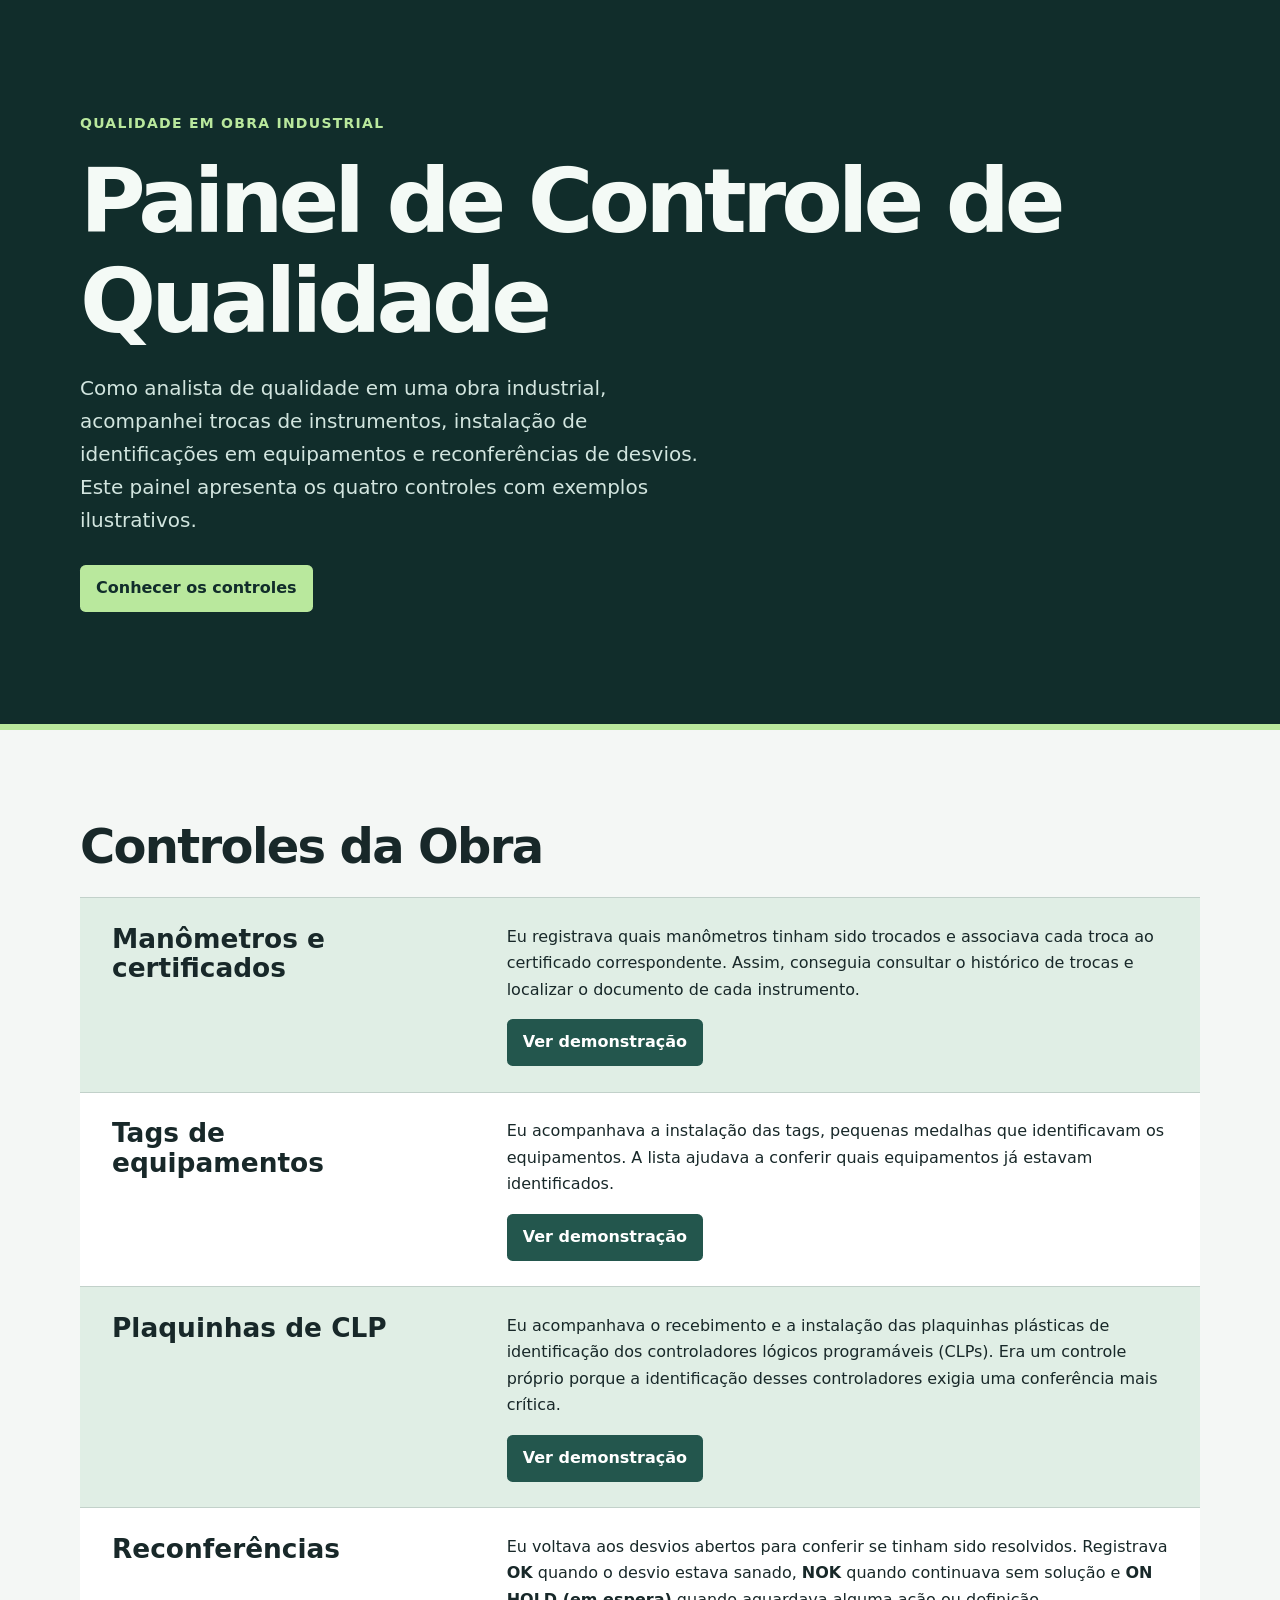
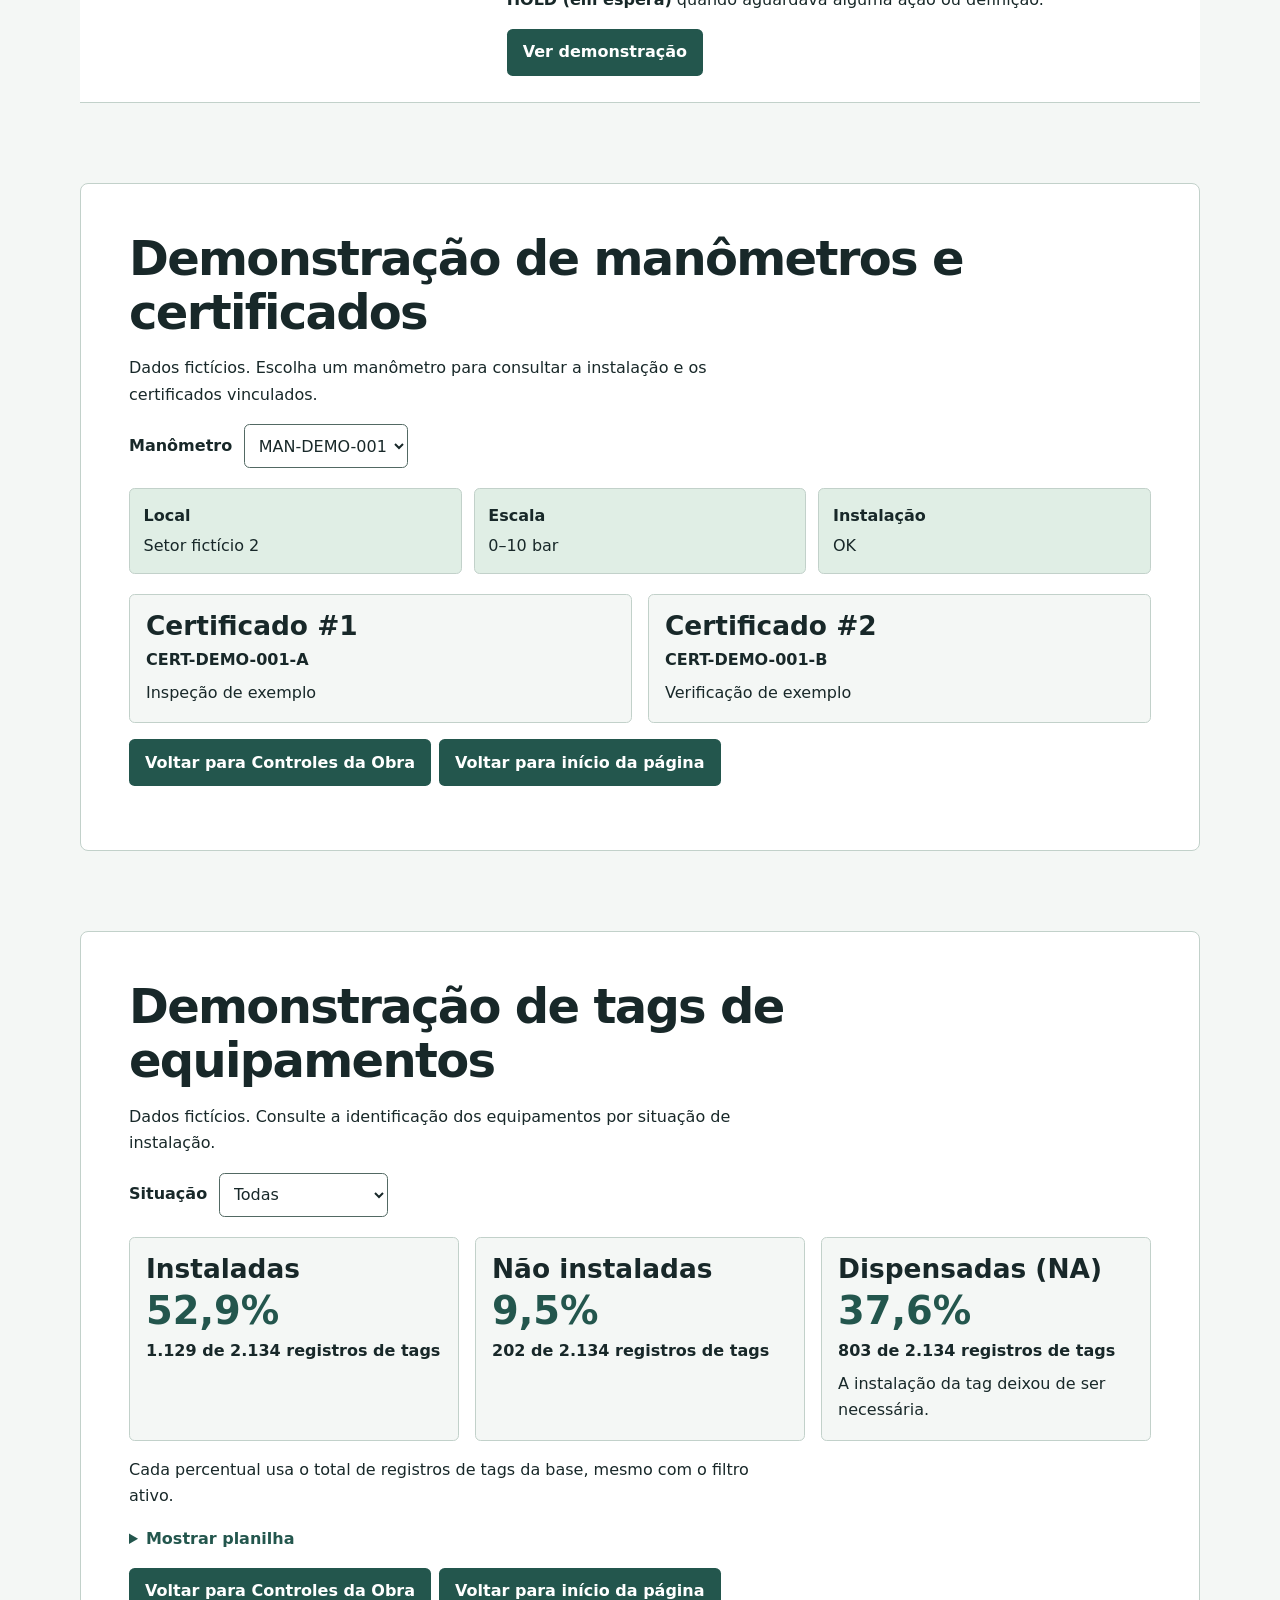
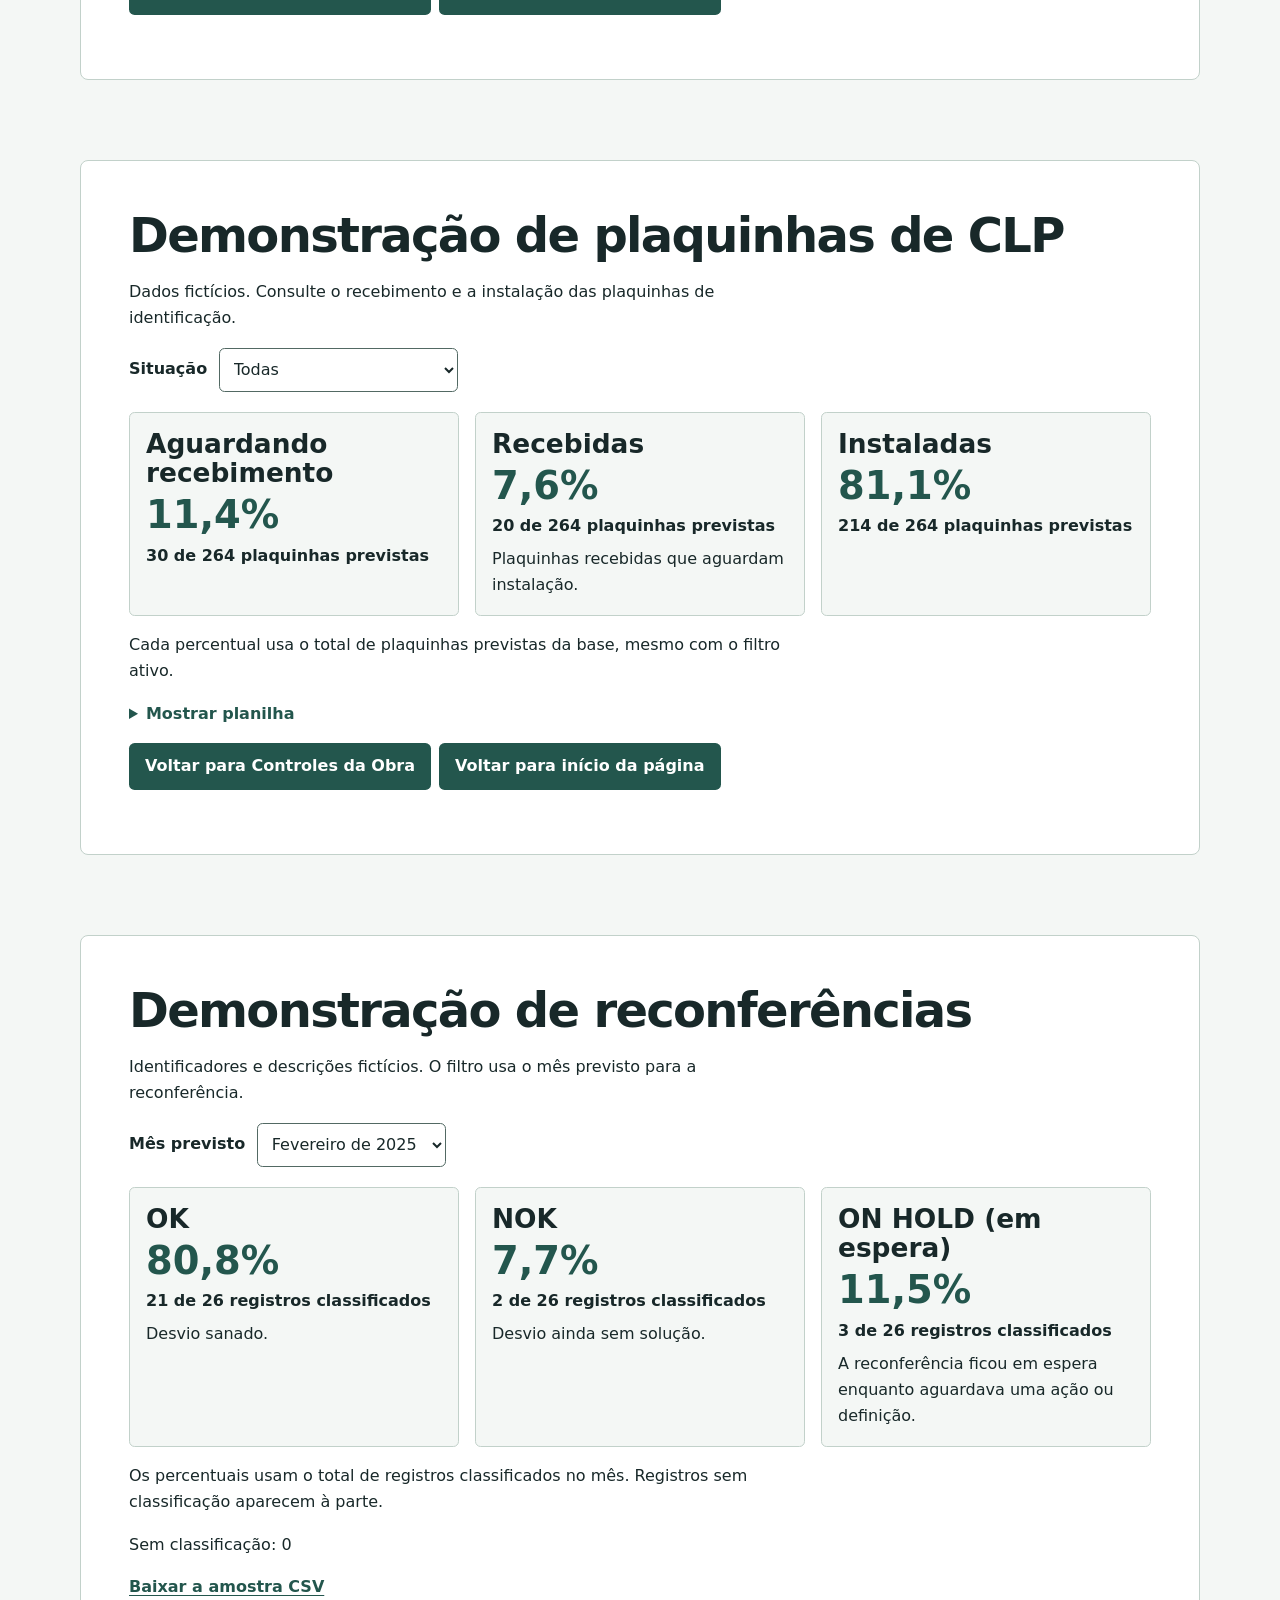
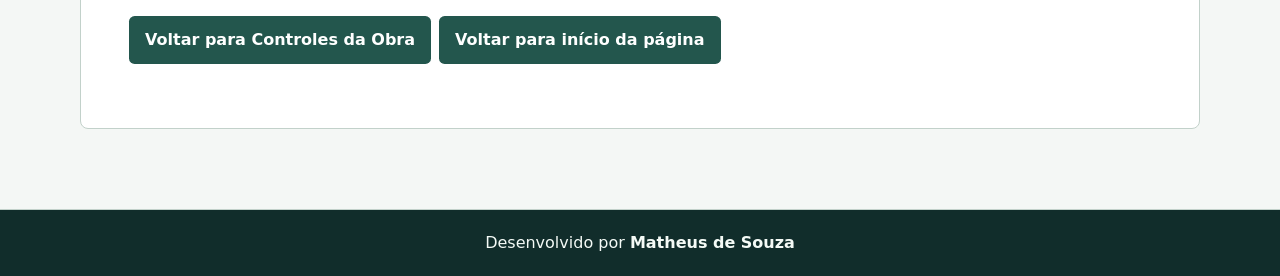
<file: painel-de-controle-de-qualidade/index.html>
<!doctype html>
<html lang="pt-BR">
<head>
  <meta charset="utf-8">
  <meta name="viewport" content="width=device-width, initial-scale=1">
  <meta name="description" content="Quatro controles de qualidade de uma obra industrial, da identificação de equipamentos à reconferência de desvios.">
  <title>Painel de Controle de Qualidade</title>
  <meta property="og:type" content="website">
  <meta property="og:title" content="Painel de Controle de Qualidade">
  <meta property="og:description" content="Quatro demonstrações interativas de controle de qualidade em uma obra industrial.">
  <meta property="og:url" content="https://painel-de-controle-de-qualidade.pages.dev/">
  <meta name="twitter:card" content="summary">
  <meta name="twitter:title" content="Painel de Controle de Qualidade">
  <link rel="stylesheet" href="estilos.css">
  <script src="navegacao.js"></script>
  <script src="indicadores.js" defer></script>
  <script src="manometros.js" defer></script>
  <script src="paginacao.js" defer></script>
  <script src="tags.js" defer></script>
  <script src="plaquinhas-clp.js" defer></script>
</head>
<body>
  <header class="hero" id="inicio" tabindex="-1">
    <div class="container">
      <p class="eyebrow">Qualidade em obra industrial</p>
      <h1>Painel de Controle de Qualidade</h1>
      <p class="intro">Como analista de qualidade em uma obra industrial, acompanhei trocas de instrumentos, instalação de identificações em equipamentos e reconferências de desvios. Este painel apresenta os quatro controles com exemplos ilustrativos.</p>
      <a class="button button-light" href="#controles">Conhecer os controles</a>
    </div>
  </header>

  <main class="container">
    <section class="controls" id="controles" aria-labelledby="controles-titulo" tabindex="-1">
      <h2 id="controles-titulo">Controles da Obra</h2>

      <div class="control-list">
        <article class="control">
          <h3>Manômetros e certificados</h3>
          <div>
            <p>Eu registrava quais manômetros tinham sido trocados e associava cada troca ao certificado correspondente. Assim, conseguia consultar o histórico de trocas e localizar o documento de cada instrumento.</p>
            <a class="button" href="#demonstracao-manometros" aria-label="Ver demonstração de manômetros e certificados">Ver demonstração</a>
          </div>
        </article>

        <article class="control">
          <h3>Tags de equipamentos</h3>
          <div>
            <p>Eu acompanhava a instalação das tags, pequenas medalhas que identificavam os equipamentos. A lista ajudava a conferir quais equipamentos já estavam identificados.</p>
            <a class="button" href="#demonstracao-tags" aria-label="Ver demonstração de tags de equipamentos">Ver demonstração</a>
          </div>
        </article>

        <article class="control">
          <h3>Plaquinhas de CLP</h3>
          <div>
            <p>Eu acompanhava o recebimento e a instalação das plaquinhas plásticas de identificação dos controladores lógicos programáveis (CLPs). Era um controle próprio porque a identificação desses controladores exigia uma conferência mais crítica.</p>
            <a class="button" href="#demonstracao-clp" aria-label="Ver demonstração de plaquinhas de CLP">Ver demonstração</a>
          </div>
        </article>

        <article class="control">
          <h3>Reconferências</h3>
          <div>
            <p>Eu voltava aos desvios abertos para conferir se tinham sido resolvidos. Registrava <strong>OK</strong> quando o desvio estava sanado, <strong>NOK</strong> quando continuava sem solução e <strong>ON HOLD (em espera)</strong> quando aguardava alguma ação ou definição.</p>
            <a class="button" href="#demonstracao">Ver demonstração</a>
          </div>
        </article>
      </div>
    </section>

    <section class="demo" id="demonstracao-manometros" aria-labelledby="manometros-titulo" tabindex="-1">
      <h2 id="manometros-titulo">Demonstração de manômetros e certificados</h2>
      <p>Dados fictícios. Escolha um manômetro para consultar a instalação e os certificados vinculados.</p>
      <div class="filtro-mensal">
        <label for="manometro">Manômetro</label>
        <select id="manometro"></select>
      </div>
      <div aria-live="polite">
        <dl class="resumo-manometro">
          <div><dt>Local</dt><dd id="local-manometro"></dd></div>
          <div><dt>Escala</dt><dd id="escala-manometro"></dd></div>
          <div><dt>Instalação</dt><dd id="instalacao-manometro"></dd></div>
        </dl>
        <div class="indicadores">
          <article class="indicador">
            <h3>Certificado #1</h3>
            <p class="contagem" id="certificado-1"></p>
            <p id="observacao-1"></p>
          </article>
          <article class="indicador">
            <h3>Certificado #2</h3>
            <p class="contagem" id="certificado-2"></p>
            <p id="observacao-2"></p>
          </article>
        </div>
      </div>
      <p class="demo-navigation">
        <a class="button" href="#controles">Voltar para Controles da Obra</a>
        <a class="button" href="#inicio">Voltar para início da página</a>
      </p>
    </section>

    <section class="demo" id="demonstracao-tags" aria-labelledby="tags-titulo" tabindex="-1">
      <h2 id="tags-titulo">Demonstração de tags de equipamentos</h2>
      <p>Dados fictícios. Consulte a identificação dos equipamentos por situação de instalação.</p>
      <div class="filtro-mensal filtro-tags">
        <label for="situacao-tag">Situação</label>
        <select id="situacao-tag">
          <option value="">Todas</option>
          <option>Instalada</option>
          <option>Não instalada</option>
          <option value="NA">Dispensada (NA)</option>
        </select>
      </div>
      <div class="indicadores" id="indicadores-tags" aria-live="polite">
        <article class="indicador" data-status-lista="Instalada">
          <h3>Instaladas</h3>
          <p class="percentual"></p>
          <p class="contagem"></p>
        </article>
        <article class="indicador" data-status-lista="Não instalada">
          <h3>Não instaladas</h3>
          <p class="percentual"></p>
          <p class="contagem"></p>
        </article>
        <article class="indicador" data-status-lista="NA">
          <h3>Dispensadas (NA)</h3>
          <p class="percentual"></p>
          <p class="contagem"></p>
          <p>A instalação da tag deixou de ser necessária.</p>
        </article>
      </div>
      <p>Cada percentual usa o total de registros de tags da base, mesmo com o filtro ativo.</p>
      <details class="planilha-demo">
        <summary><span class="planilha-mostrar">Mostrar planilha</span><span class="planilha-ocultar">Ocultar planilha</span></summary>
        <p id="resumo-tags" role="status"></p>
        <table class="tabela-tags" aria-label="Tags por situação">
          <thead><tr><th scope="col">Tag</th><th scope="col">PID</th><th scope="col">Pacote</th><th scope="col">Situação</th></tr></thead>
          <tbody id="lista-tags"></tbody>
        </table>
        <nav class="demo-navigation paginacao-tags" id="paginacao-tags" aria-label="Páginas de tags"></nav>
      </details>
      <p class="demo-navigation">
        <a class="button" href="#controles">Voltar para Controles da Obra</a>
        <a class="button" href="#inicio">Voltar para início da página</a>
      </p>
    </section>

    <section class="demo" id="demonstracao-clp" aria-labelledby="clp-titulo" tabindex="-1">
      <h2 id="clp-titulo">Demonstração de plaquinhas de CLP</h2>
      <p>Dados fictícios. Consulte o recebimento e a instalação das plaquinhas de identificação.</p>
      <div class="filtro-mensal filtro-tags">
        <label for="situacao-clp">Situação</label>
        <select id="situacao-clp">
          <option value="">Todas</option>
          <option>Aguardando recebimento</option>
          <option>Recebida</option>
          <option>Instalada</option>
        </select>
      </div>
      <div class="indicadores" id="indicadores-clp" aria-live="polite">
        <article class="indicador" data-status-lista="Aguardando recebimento">
          <h3>Aguardando recebimento</h3>
          <p class="percentual"></p>
          <p class="contagem"></p>
        </article>
        <article class="indicador" data-status-lista="Recebida">
          <h3>Recebidas</h3>
          <p class="percentual"></p>
          <p class="contagem"></p>
          <p>Plaquinhas recebidas que aguardam instalação.</p>
        </article>
        <article class="indicador" data-status-lista="Instalada">
          <h3>Instaladas</h3>
          <p class="percentual"></p>
          <p class="contagem"></p>
        </article>
      </div>
      <p>Cada percentual usa o total de plaquinhas previstas da base, mesmo com o filtro ativo.</p>
      <details class="planilha-demo">
        <summary><span class="planilha-mostrar">Mostrar planilha</span><span class="planilha-ocultar">Ocultar planilha</span></summary>
        <p id="resumo-clp" role="status"></p>
        <table class="tabela-tags" aria-label="Plaquinhas de CLP por situação">
          <thead><tr><th scope="col">Tag da plaquinha</th><th scope="col">Situação</th><th scope="col">Instalação</th></tr></thead>
          <tbody id="lista-clp"></tbody>
        </table>
        <nav class="demo-navigation paginacao-tags" id="paginacao-clp" aria-label="Páginas de plaquinhas de CLP"></nav>
      </details>
      <p class="demo-navigation">
        <a class="button" href="#controles">Voltar para Controles da Obra</a>
        <a class="button" href="#inicio">Voltar para início da página</a>
      </p>
    </section>

    <section class="demo" id="demonstracao" aria-labelledby="demonstracao-titulo" tabindex="-1">
      <h2 id="demonstracao-titulo">Demonstração de reconferências</h2>
      <p>Identificadores e descrições fictícios. O filtro usa o mês previsto para a reconferência.</p>
      <div class="filtro-mensal">
        <label for="mes-reconferencia">Mês previsto</label>
        <select id="mes-reconferencia"></select>
      </div>
      <div class="indicadores">
        <article class="indicador" data-situacao="OK">
          <h3>OK</h3>
          <p class="percentual"></p>
          <p class="contagem"></p>
          <p>Desvio sanado.</p>
        </article>
        <article class="indicador" data-situacao="NOK">
          <h3>NOK</h3>
          <p class="percentual"></p>
          <p class="contagem"></p>
          <p>Desvio ainda sem solução.</p>
        </article>
        <article class="indicador" data-situacao="ON HOLD">
          <h3>ON HOLD (em espera)</h3>
          <p class="percentual"></p>
          <p class="contagem"></p>
          <p>A reconferência ficou em espera enquanto aguardava uma ação ou definição.</p>
        </article>
      </div>
      <p>Os percentuais usam o total de registros classificados no mês. Registros sem classificação aparecem à parte.</p>
      <p id="resumo-indicadores"></p>
      <div id="anuncio-indicadores" class="somente-leitor" role="status"></div>
      <a class="sample-link" href="amostra-reconferencias.csv" download>Baixar a amostra CSV</a>
      <p class="demo-navigation">
        <a class="button" href="#controles">Voltar para Controles da Obra</a>
        <a class="button" href="#inicio">Voltar para início da página</a>
      </p>
    </section>
  </main>
  <footer class="rodape">
    <div class="container">Desenvolvido por <strong>Matheus de Souza</strong></div>
  </footer>
</body>
</html>
</file>
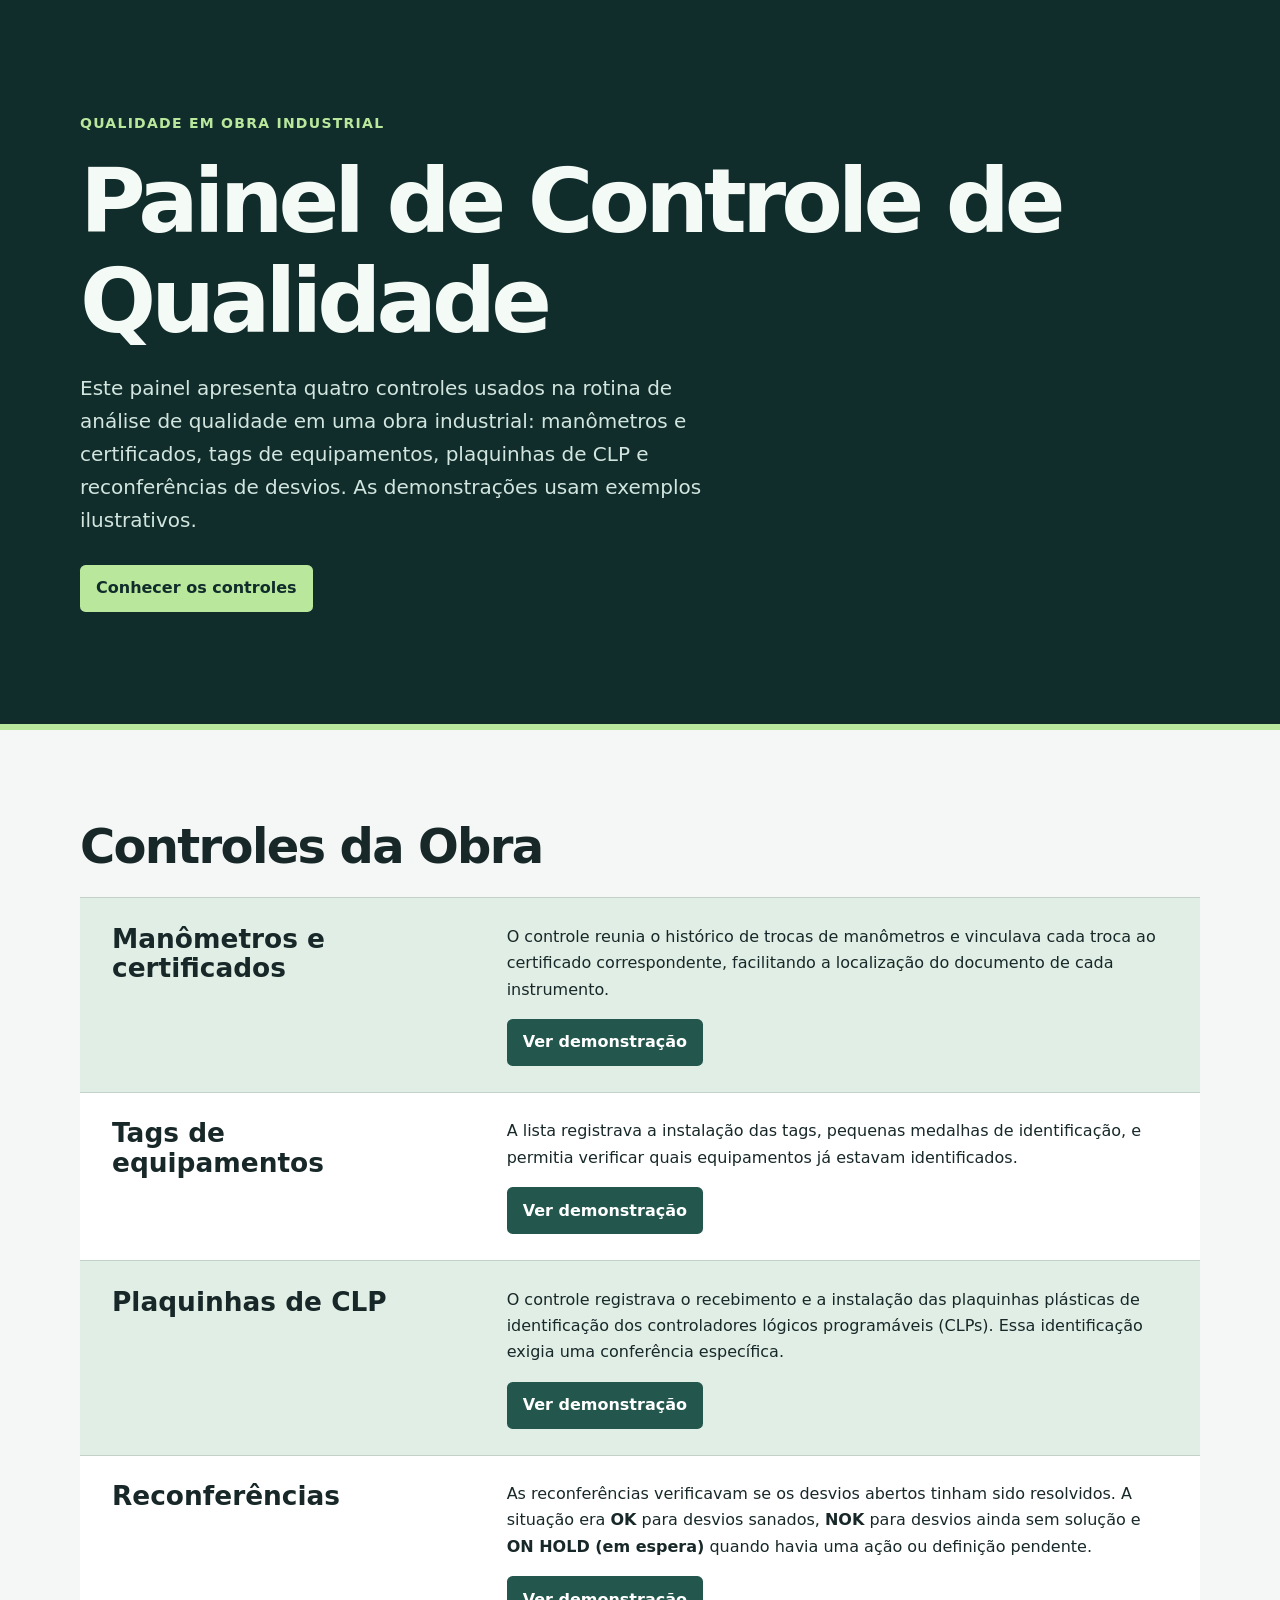
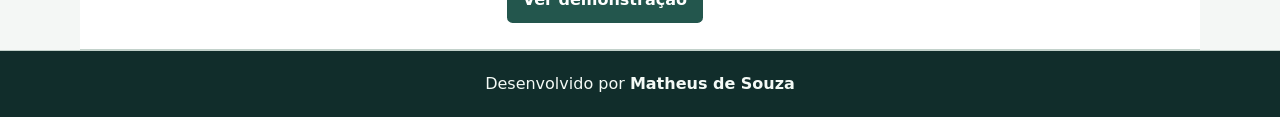
<file: painel-de-controle-de-qualidade/arquivos/index.html>
<!doctype html>
<html lang="pt-BR">
<head>
  <meta charset="utf-8">
  <meta name="viewport" content="width=device-width, initial-scale=1">
  <meta name="description" content="Quatro controles de qualidade de uma obra industrial, da identificação de equipamentos à reconferência de desvios.">
  <title>Painel de Controle de Qualidade</title>
  <meta property="og:type" content="website">
  <meta property="og:title" content="Painel de Controle de Qualidade">
  <meta property="og:description" content="Quatro demonstrações interativas de controle de qualidade em uma obra industrial.">
  <meta property="og:url" content="https://painel-de-controle-de-qualidade.pages.dev/">
  <meta name="twitter:card" content="summary">
  <meta name="twitter:title" content="Painel de Controle de Qualidade">
  <link rel="stylesheet" href="estilos.css">
  <script src="navegacao.js"></script>
  <script src="indicadores.js" defer></script>
  <script src="manometros.js" defer></script>
  <script src="paginacao.js" defer></script>
  <script src="tags.js" defer></script>
  <script src="plaquinhas-clp.js" defer></script>
</head>
<body>
  <header class="hero" id="inicio" tabindex="-1">
    <div class="container">
      <p class="eyebrow">Qualidade em obra industrial</p>
      <h1>Painel de Controle de Qualidade</h1>
      <p class="intro">Este painel apresenta quatro controles usados na rotina de análise de qualidade em uma obra industrial: manômetros e certificados, tags de equipamentos, plaquinhas de CLP e reconferências de desvios. As demonstrações usam exemplos ilustrativos.</p>
      <a class="button button-light" href="#controles">Conhecer os controles</a>
    </div>
  </header>

  <main class="container">
    <section class="controls" id="controles" aria-labelledby="controles-titulo" tabindex="-1">
      <h2 id="controles-titulo">Controles da Obra</h2>

      <div class="control-list">
        <article class="control">
          <h3>Manômetros e certificados</h3>
          <div>
            <p>O controle reunia o histórico de trocas de manômetros e vinculava cada troca ao certificado correspondente, facilitando a localização do documento de cada instrumento.</p>
            <a class="button" href="#demonstracao-manometros" aria-label="Ver demonstração de manômetros e certificados">Ver demonstração</a>
          </div>
        </article>

        <article class="control">
          <h3>Tags de equipamentos</h3>
          <div>
            <p>A lista registrava a instalação das tags, pequenas medalhas de identificação, e permitia verificar quais equipamentos já estavam identificados.</p>
            <a class="button" href="#demonstracao-tags" aria-label="Ver demonstração de tags de equipamentos">Ver demonstração</a>
          </div>
        </article>

        <article class="control">
          <h3>Plaquinhas de CLP</h3>
          <div>
            <p>O controle registrava o recebimento e a instalação das plaquinhas plásticas de identificação dos controladores lógicos programáveis (CLPs). Essa identificação exigia uma conferência específica.</p>
            <a class="button" href="#demonstracao-clp" aria-label="Ver demonstração de plaquinhas de CLP">Ver demonstração</a>
          </div>
        </article>

        <article class="control">
          <h3>Reconferências</h3>
          <div>
            <p>As reconferências verificavam se os desvios abertos tinham sido resolvidos. A situação era <strong>OK</strong> para desvios sanados, <strong>NOK</strong> para desvios ainda sem solução e <strong>ON HOLD (em espera)</strong> quando havia uma ação ou definição pendente.</p>
            <a class="button" href="#demonstracao">Ver demonstração</a>
          </div>
        </article>
      </div>
    </section>

    <dialog class="demo demo-janela" id="demonstracao-manometros" aria-labelledby="manometros-titulo" >
      <form method="dialog" class="fechar-demo"><button class="button" autofocus>Fechar demonstração</button></form>
      <h2 id="manometros-titulo">Demonstração de manômetros e certificados</h2>
      <p>Dados fictícios. Escolha um manômetro para consultar a instalação e os certificados vinculados.</p>
      <div class="filtro-mensal">
        <label for="manometro">Manômetro</label>
        <select id="manometro"></select>
      </div>
      <div aria-live="polite">
        <dl class="resumo-manometro">
          <div><dt>Local</dt><dd id="local-manometro"></dd></div>
          <div><dt>Escala</dt><dd id="escala-manometro"></dd></div>
          <div><dt>Instalação</dt><dd id="instalacao-manometro"></dd></div>
        </dl>
        <div class="indicadores">
          <article class="indicador">
            <h3>Certificado #1</h3>
            <p class="contagem" id="certificado-1"></p>
            <p id="observacao-1"></p>
          </article>
          <article class="indicador">
            <h3>Certificado #2</h3>
            <p class="contagem" id="certificado-2"></p>
            <p id="observacao-2"></p>
          </article>
        </div>
      </div>
      <p class="demo-navigation">
        <a class="button" href="#controles">Voltar para Controles da Obra</a>
        <a class="button" href="#inicio">Voltar para início da página</a>
      </p>
    </dialog>

    <dialog class="demo demo-janela" id="demonstracao-tags" aria-labelledby="tags-titulo" >
      <form method="dialog" class="fechar-demo"><button class="button" autofocus>Fechar demonstração</button></form>
      <h2 id="tags-titulo">Demonstração de tags de equipamentos</h2>
      <p>Dados fictícios. Consulte a identificação dos equipamentos por situação de instalação.</p>
      <div class="indicadores" id="indicadores-tags" aria-live="polite">
        <article class="indicador" data-status-lista="Instalada">
          <h3>Instaladas</h3>
          <p class="percentual"></p>
          <p class="contagem"></p>
        </article>
        <article class="indicador" data-status-lista="Não instalada">
          <h3>Não instaladas</h3>
          <p class="percentual"></p>
          <p class="contagem"></p>
        </article>
        <article class="indicador" data-status-lista="NA">
          <h3>Dispensadas (NA)</h3>
          <p class="percentual"></p>
          <p class="contagem"></p>
          <p>A instalação da tag deixou de ser necessária.</p>
        </article>
      </div>
      <p>Cada percentual usa o total de registros de tags da base.</p>
      <details class="planilha-demo">
        <summary><span class="planilha-mostrar">Mostrar planilha</span><span class="planilha-ocultar">Ocultar planilha</span></summary>
        <p id="resumo-tags" role="status"></p>
        <table class="tabela-tags" aria-label="Tags por situação">
          <thead><tr><th scope="col">Tag</th><th scope="col">PID</th><th scope="col">Pacote</th><th scope="col">Situação</th></tr></thead>
          <tbody id="lista-tags"></tbody>
        </table>
        <nav class="demo-navigation paginacao-tags" id="paginacao-tags" aria-label="Páginas de tags"></nav>
      </details>
      <p class="demo-navigation">
        <a class="button" href="#controles">Voltar para Controles da Obra</a>
        <a class="button" href="#inicio">Voltar para início da página</a>
      </p>
    </dialog>

    <dialog class="demo demo-janela" id="demonstracao-clp" aria-labelledby="clp-titulo" >
      <form method="dialog" class="fechar-demo"><button class="button" autofocus>Fechar demonstração</button></form>
      <h2 id="clp-titulo">Demonstração de plaquinhas de CLP</h2>
      <p>Dados fictícios. Consulte o recebimento e a instalação das plaquinhas de identificação.</p>
      <div class="indicadores" id="indicadores-clp" aria-live="polite">
        <article class="indicador" data-status-lista="Aguardando recebimento">
          <h3>Aguardando recebimento</h3>
          <p class="percentual"></p>
          <p class="contagem"></p>
        </article>
        <article class="indicador" data-status-lista="Recebida">
          <h3>Recebidas</h3>
          <p class="percentual"></p>
          <p class="contagem"></p>
          <p>Plaquinhas recebidas que aguardam instalação.</p>
        </article>
        <article class="indicador" data-status-lista="Instalada">
          <h3>Instaladas</h3>
          <p class="percentual"></p>
          <p class="contagem"></p>
        </article>
      </div>
      <p>Cada percentual usa o total de plaquinhas previstas da base.</p>
      <details class="planilha-demo">
        <summary><span class="planilha-mostrar">Mostrar planilha</span><span class="planilha-ocultar">Ocultar planilha</span></summary>
        <p id="resumo-clp" role="status"></p>
        <table class="tabela-tags" aria-label="Plaquinhas de CLP por situação">
          <thead><tr><th scope="col">Tag da plaquinha</th><th scope="col">Situação</th><th scope="col">Instalação</th></tr></thead>
          <tbody id="lista-clp"></tbody>
        </table>
        <nav class="demo-navigation paginacao-tags" id="paginacao-clp" aria-label="Páginas de plaquinhas de CLP"></nav>
      </details>
      <p class="demo-navigation">
        <a class="button" href="#controles">Voltar para Controles da Obra</a>
        <a class="button" href="#inicio">Voltar para início da página</a>
      </p>
    </dialog>

    <dialog class="demo demo-janela" id="demonstracao" aria-labelledby="demonstracao-titulo" >
      <form method="dialog" class="fechar-demo"><button class="button" autofocus>Fechar demonstração</button></form>
      <h2 id="demonstracao-titulo">Demonstração de reconferências</h2>
      <p>Identificadores e descrições fictícios. O filtro usa o mês previsto para a reconferência.</p>
      <div class="filtro-mensal">
        <label for="mes-reconferencia">Mês previsto</label>
        <select id="mes-reconferencia"></select>
      </div>
      <div class="indicadores">
        <article class="indicador" data-situacao="OK">
          <h3>OK</h3>
          <p class="percentual"></p>
          <p class="contagem"></p>
          <p>Desvio sanado.</p>
        </article>
        <article class="indicador" data-situacao="NOK">
          <h3>NOK</h3>
          <p class="percentual"></p>
          <p class="contagem"></p>
          <p>Desvio ainda sem solução.</p>
        </article>
        <article class="indicador" data-situacao="ON HOLD">
          <h3>ON HOLD (em espera)</h3>
          <p class="percentual"></p>
          <p class="contagem"></p>
          <p>A reconferência ficou em espera enquanto aguardava uma ação ou definição.</p>
        </article>
      </div>
      <p>Os percentuais usam o total de registros classificados no mês. Registros sem classificação aparecem à parte.</p>
      <p id="resumo-indicadores"></p>
      <div id="anuncio-indicadores" class="somente-leitor" role="status"></div>
      <a class="sample-link" href="amostra-reconferencias.csv" download>Baixar a amostra CSV</a>
      <p class="demo-navigation">
        <a class="button" href="#controles">Voltar para Controles da Obra</a>
        <a class="button" href="#inicio">Voltar para início da página</a>
      </p>
    </dialog>
  </main>
  <footer class="rodape">
    <div class="container">Desenvolvido por <strong>Matheus de Souza</strong></div>
  </footer>
</body>
</html>
</file>
<file: painel-de-controle-de-qualidade/estilos.css>
:root {
  color-scheme: light;
  font-family: system-ui, sans-serif;
  color: #182829;
  background: #f4f7f5;
  font-size: 100%;
  line-height: 1.65;
}

* {
  box-sizing: border-box;
}

body {
  margin: 0;
}

.container {
  width: min(70rem, calc(100% - 3rem));
  margin-inline: auto;
}

.hero {
  padding-block: clamp(3.5rem, 9vw, 7rem);
  border-bottom: 0.375rem solid #b9e89d;
  background: #112d2b;
  color: #f4faf6;
}

.eyebrow {
  margin: 0 0 1rem;
  color: #b9e89d;
  font-size: 0.875rem;
  font-weight: 700;
  letter-spacing: 0.09em;
  text-transform: uppercase;
}

h1,
h2,
h3 {
  margin: 0;
  line-height: 1.12;
}

h1 {
  max-width: 16ch;
  font-size: clamp(2.6rem, 7vw, 5.6rem);
  letter-spacing: -0.055em;
}

h2 {
  font-size: clamp(1.8rem, 4vw, 3rem);
  letter-spacing: -0.035em;
}

h3 {
  font-size: clamp(1.25rem, 2.5vw, 1.65rem);
}

.intro {
  max-width: 49ch;
  margin-block: 1.25rem 1.75rem;
  color: #d2e5df;
  font-size: clamp(1.05rem, 2vw, 1.25rem);
}

.button {
  display: inline-block;
  padding: 0.65rem 1rem;
  border-radius: 0.35rem;
  color: #fff;
  background: #23564d;
  font-weight: 700;
  text-decoration: none;
}

.button:hover {
  background: #163d36;
}

.button-light {
  color: #112d2b;
  background: #b9e89d;
}

.button-light:hover {
  background: #d3f3bf;
}

a:focus-visible,
section:focus-visible {
  outline: 0.18rem solid #94702d;
  outline-offset: 0.3rem;
}

.controls {
  padding-top: clamp(2.75rem, 7vw, 5.75rem);
}

.control-list {
  margin-top: 1.5rem;
}

.control {
  display: grid;
  grid-template-columns: minmax(0, 1fr) minmax(0, 2fr);
  gap: 0.75rem clamp(1.25rem, 5vw, 5rem);
  padding: 1.6rem clamp(1rem, 3vw, 2rem);
  border-top: 1px solid #c2d1ca;
}

.control p,
.demo p {
  max-width: 65ch;
  margin: 0;
}

.control-list > .control:nth-child(odd) {
  background: #e0eee5;
}

.control-list > .control:nth-child(even) {
  background: #fff;
}

.control:last-child {
  border-bottom: 1px solid #c2d1ca;
}

.control .button {
  margin-top: 1rem;
}

.demo {
  margin-block: clamp(2rem, 7vw, 5rem);
  padding: clamp(1.25rem, 4vw, 3rem);
  border: 1px solid #c2d1ca;
  border-radius: 0.5rem;
  background: #fff;
}

.demo p {
  margin-block: 1rem;
}

.resumo-manometro {
  display: grid;
  grid-template-columns: repeat(3, minmax(0, 1fr));
  gap: clamp(0.35rem, 2vw, 0.75rem);
  margin-block: 0 1.25rem;
}

.resumo-manometro > div {
  padding: clamp(0.4rem, 2vw, 0.85rem);
  border: 1px solid #c2d1ca;
  border-radius: 0.35rem;
  background: #e0eee5;
  overflow-wrap: anywhere;
}

.resumo-manometro dt {
  font-weight: 700;
}

.resumo-manometro dd {
  margin: 0.25rem 0 0;
}

.demo-navigation {
  display: flex;
  flex-wrap: wrap;
  gap: 0.5rem;
}

.sample-link {
  color: #23564d;
  font-weight: 700;
  text-underline-offset: 0.2em;
}

@media (max-width: 42rem) {
  .container {
    width: calc(100% - 2rem);
  }

  .control {
    grid-template-columns: 1fr;
  }
}

.indicadores {
  display: grid;
  grid-template-columns: repeat(auto-fit, minmax(min(100%, 13rem), 1fr));
  gap: 1rem;
}

.indicador {
  padding: 1rem;
  border: 1px solid #c2d1ca;
  border-radius: 0.35rem;
  background: #f4f7f5;
}

.indicador p {
  margin-block: 0.4rem 0;
}

.indicador .percentual {
  color: #23564d;
  font-size: 2.4rem;
  font-weight: 750;
  line-height: 1.1;
}

.contagem {
  font-weight: 600;
}

.filtro-mensal {
  display: flex;
  flex-wrap: wrap;
  align-items: center;
  gap: 0.5rem 0.75rem;
  margin-bottom: 1.25rem;
}

.filtro-mensal label {
  font-weight: 700;
}

.filtro-mensal select {
  max-width: 100%;
  min-height: 2.75rem;
  padding: 0.4rem 0.2rem 0.4rem 0.6rem;
  cursor: pointer;
  border: 1px solid #526963;
  border-radius: 0.35rem;
  background: #fff;
  color: inherit;
  font: inherit;
}

.filtro-mensal select:focus {
  outline: none;
}

html:not(.foco-por-ponteiro) .filtro-mensal select:focus-visible {
  background-color: #e0eee5;
}

.somente-leitor {
  position: absolute;
  width: 1px;
  height: 1px;
  overflow: hidden;
  clip-path: inset(50%);
}

.foco-por-ponteiro :is(a, button, header, section, select):focus {
  outline: none;
}

.filtro-tags,
.paginacao-tags {
  margin-top: 1rem;
}

.tabela-tags {
  width: 100%;
  table-layout: fixed;
  border-collapse: collapse;
  font-size: 0.875rem;
}

.tabela-tags th,
.tabela-tags td {
  padding: 0.4rem;
  border: 1px solid #c2d1ca;
  text-align: left;
  overflow-wrap: anywhere;
}

.tabela-tags th {
  background: #e0eee5;
}

.paginacao-tags {
  align-items: center;
}

.paginacao-tags button {
  padding: 0.45rem 0.7rem;
  border: 0;
  font: inherit;
  cursor: pointer;
}

.paginacao-tags button:disabled {
  opacity: 0.55;
  cursor: default;
}

.paginacao-tags [aria-current="page"] {
  color: #112d2b;
  background: #b9e89d;
  box-shadow: inset 0 0 0 1px #23564d;
}

.planilha-demo summary {
  color: #23564d;
  font-weight: 700;
  cursor: pointer;
}

.planilha-ocultar,
.planilha-demo[open] .planilha-mostrar {
  display: none;
}

.planilha-demo[open] .planilha-ocultar {
  display: inline;
}

.rodape {
  padding-block: 1.25rem;
  border-top: 1px solid #c2d1ca;
  background: #112d2b;
  color: #f4faf6;
  text-align: center;
}
</file>
<file: painel-de-controle-de-qualidade/arquivos/estilos.css>
:root {
  color-scheme: light;
  font-family: system-ui, sans-serif;
  color: #182829;
  background: #f4f7f5;
  font-size: 100%;
  line-height: 1.65;
}

* {
  box-sizing: border-box;
}

body {
  margin: 0;
}

.container {
  width: min(70rem, calc(100% - 3rem));
  margin-inline: auto;
}

.hero {
  padding-block: clamp(3.5rem, 9vw, 7rem);
  border-bottom: 0.375rem solid #b9e89d;
  background: #112d2b;
  color: #f4faf6;
}

.eyebrow {
  margin: 0 0 1rem;
  color: #b9e89d;
  font-size: 0.875rem;
  font-weight: 700;
  letter-spacing: 0.09em;
  text-transform: uppercase;
}

h1,
h2,
h3 {
  margin: 0;
  line-height: 1.12;
}

h1 {
  max-width: 16ch;
  font-size: clamp(2.6rem, 7vw, 5.6rem);
  letter-spacing: -0.055em;
}

h2 {
  font-size: clamp(1.8rem, 4vw, 3rem);
  letter-spacing: -0.035em;
}

h3 {
  font-size: clamp(1.25rem, 2.5vw, 1.65rem);
}

.intro {
  max-width: 49ch;
  margin-block: 1.25rem 1.75rem;
  color: #d2e5df;
  font-size: clamp(1.05rem, 2vw, 1.25rem);
}

.button {
  display: inline-block;
  padding: 0.65rem 1rem;
  border-radius: 0.35rem;
  color: #fff;
  background: #23564d;
  font-weight: 700;
  text-decoration: none;
}

.button:hover {
  background: #163d36;
}

.button-light {
  color: #112d2b;
  background: #b9e89d;
}

.button-light:hover {
  background: #d3f3bf;
}

a:focus-visible,
section:focus-visible {
  outline: 0.18rem solid #94702d;
  outline-offset: 0.3rem;
}

.controls {
  padding-top: clamp(2.75rem, 7vw, 5.75rem);
}

.control-list {
  margin-top: 1.5rem;
}

.control {
  display: grid;
  grid-template-columns: minmax(0, 1fr) minmax(0, 2fr);
  gap: 0.75rem clamp(1.25rem, 5vw, 5rem);
  padding: 1.6rem clamp(1rem, 3vw, 2rem);
  border-top: 1px solid #c2d1ca;
}

.control p,
.demo p {
  max-width: 65ch;
  margin: 0;
}

.control-list > .control:nth-child(odd) {
  background: #e0eee5;
}

.control-list > .control:nth-child(even) {
  background: #fff;
}

.control:last-child {
  border-bottom: 1px solid #c2d1ca;
}

.control .button {
  margin-top: 1rem;
}

.demo {
  margin-block: clamp(2rem, 7vw, 5rem);
  padding: clamp(1.25rem, 4vw, 3rem);
  border: 1px solid #c2d1ca;
  border-radius: 0.5rem;
  background: #fff;
}

.demo p {
  margin-block: 1rem;
}

.resumo-manometro {
  display: grid;
  grid-template-columns: repeat(3, minmax(0, 1fr));
  gap: clamp(0.35rem, 2vw, 0.75rem);
  margin-block: 0 1.25rem;
}

.resumo-manometro > div {
  padding: clamp(0.4rem, 2vw, 0.85rem);
  border: 1px solid #c2d1ca;
  border-radius: 0.35rem;
  background: #e0eee5;
  overflow-wrap: anywhere;
}

.resumo-manometro dt {
  font-weight: 700;
}

.resumo-manometro dd {
  margin: 0.25rem 0 0;
}

.demo-navigation {
  display: flex;
  flex-wrap: wrap;
  gap: 0.5rem;
}

.sample-link {
  color: #23564d;
  font-weight: 700;
  text-underline-offset: 0.2em;
}

@media (max-width: 42rem) {
  .container {
    width: calc(100% - 2rem);
  }

  .control {
    grid-template-columns: 1fr;
  }
}

.indicadores {
  display: grid;
  grid-template-columns: repeat(auto-fit, minmax(min(100%, 13rem), 1fr));
  gap: 1rem;
}

.indicador {
  padding: 1rem;
  border: 1px solid #c2d1ca;
  border-radius: 0.35rem;
  background: #f4f7f5;
}

.indicador p {
  margin-block: 0.4rem 0;
}

.indicador .percentual {
  color: #23564d;
  font-size: 2.4rem;
  font-weight: 750;
  line-height: 1.1;
}

.contagem {
  font-weight: 600;
}

.filtro-mensal {
  display: flex;
  flex-wrap: wrap;
  align-items: center;
  gap: 0.5rem 0.75rem;
  margin-bottom: 1.25rem;
}

.filtro-mensal label {
  font-weight: 700;
}

.filtro-mensal select {
  max-width: 100%;
  min-height: 2.75rem;
  padding: 0.4rem 0.2rem 0.4rem 0.6rem;
  cursor: pointer;
  border: 1px solid #526963;
  border-radius: 0.35rem;
  background: #fff;
  color: inherit;
  font: inherit;
}

.filtro-mensal select:focus {
  outline: none;
}

html:not(.foco-por-ponteiro) .filtro-mensal select:focus-visible {
  background-color: #e0eee5;
}

.somente-leitor {
  position: absolute;
  width: 1px;
  height: 1px;
  overflow: hidden;
  clip-path: inset(50%);
}

.foco-por-ponteiro :is(a, button, header, section, select):focus {
  outline: none;
}

.filtro-tags,
.paginacao-tags {
  margin-top: 1rem;
}

.tabela-tags {
  width: 100%;
  table-layout: fixed;
  border-collapse: collapse;
  font-size: 0.875rem;
}

.tabela-tags th,
.tabela-tags td {
  padding: 0.4rem;
  border: 1px solid #c2d1ca;
  text-align: left;
  overflow-wrap: anywhere;
}

.tabela-tags th {
  background: #e0eee5;
}

.paginacao-tags {
  align-items: center;
}

.paginacao-tags button {
  padding: 0.45rem 0.7rem;
  border: 0;
  font: inherit;
  cursor: pointer;
}

.paginacao-tags button:disabled {
  opacity: 0.55;
  cursor: default;
}

.paginacao-tags [aria-current="page"] {
  color: #112d2b;
  background: #b9e89d;
  box-shadow: inset 0 0 0 1px #23564d;
}

.planilha-demo summary {
  color: #23564d;
  font-weight: 700;
  cursor: pointer;
}

.planilha-ocultar,
.planilha-demo[open] .planilha-mostrar {
  display: none;
}

.planilha-demo[open] .planilha-ocultar {
  display: inline;
}

.rodape {
  padding-block: 1.25rem;
  border-top: 1px solid #c2d1ca;
  background: #112d2b;
  color: #f4faf6;
  text-align: center;
}

.demo-janela {
  width: min(66rem, calc(100% - 1.5rem));
  max-height: calc(100% - 1.5rem);
  margin: auto;
  color: inherit;
  overflow: auto;
}

.demo-janela::backdrop {
  background: rgb(17 45 43 / 65%);
}

html:has(.demo-janela[open]) {
  overflow: hidden;
}

.fechar-demo {
  margin-bottom: 1rem;
  text-align: right;
}

.fechar-demo button {
  border: 0;
  cursor: pointer;
  font: inherit;
}
</file>
